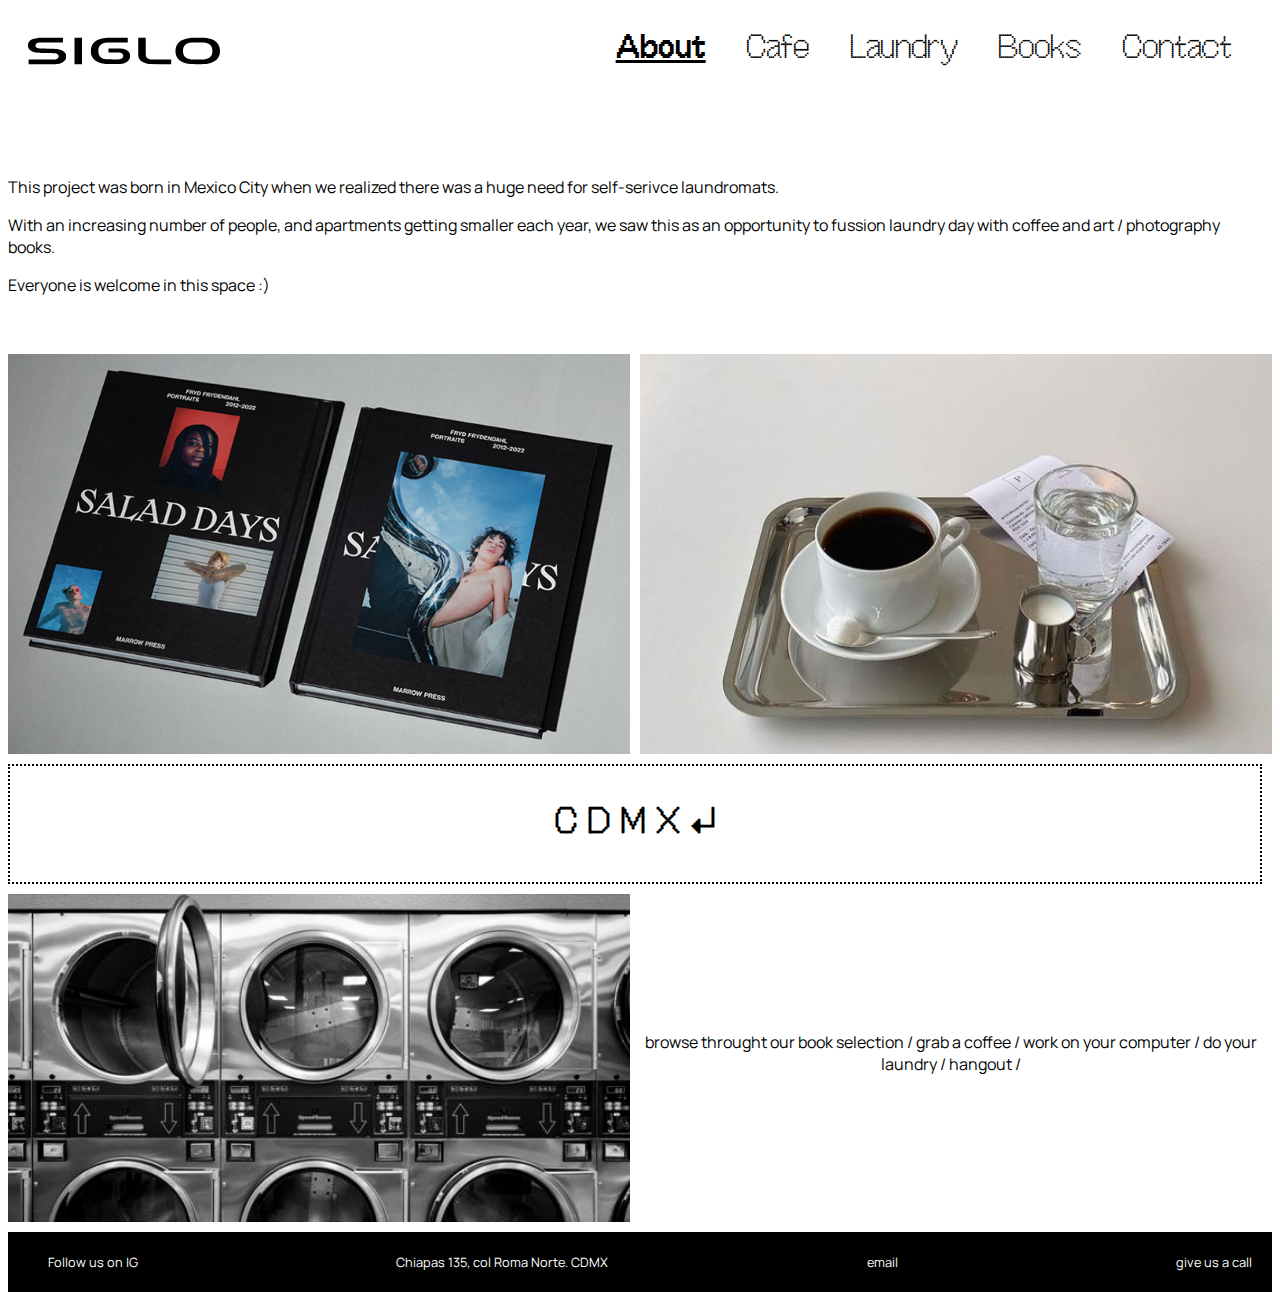
<file: about.html>
<!DOCTYPE html>
<html lang="en">
<head>
    <meta charset="UTF-8">
    <meta name="viewport" content="width=device-width, initial-scale=1.0">
    <title>About</title>
            <!--fonts-->
            <link rel="preconnect" href="https://fonts.googleapis.com">
            <link rel="preconnect" href="https://fonts.gstatic.com" crossorigin>
            <link href="https://fonts.googleapis.com/css2?family=Manrope:wght@200..800&display=swap" rel="stylesheet">
            
    <link rel="stylesheet" href="styles.css">
</head>
<body>
<!--HEADER WITH NAVIGATION MOBILE-->

<header>
    <div class="nav">
    <a href="/index.html"><img id="logo" src="/docs/assets/images/icons/Recurso 1 1 (Traced).svg" alt="Siglo logo"></a>
    <a href="/menu.html"><img id="menu" src="/docs/assets/images/icons/mi_menu.svg" alt="sandwich menu"></a>
</div>
</header>

<!--HEADER WITH NAVIGATION MOBILE END-->

<!--------HEADER WITH NAVIGATION DESKTOP------>

<header>
    <div class="navdesk">
        <a href="/index.html"><img id="logo" src="/docs/assets/images/icons/Recurso 1 1 (Traced).svg" alt="Siglo logo"></a>
        <ul>
            <li id="select-about"><a href="/about.html">About</a></li>
            <li> <a href="/cafe.html">Cafe</a></li>
            <li> <a href="/laundry.html">Laundry </a></li>
            <li> <a href="/books.html"> Books</a></li>
            <li> <a href="/contact.html">Contact</a></li>
        </ul>
    </div>
</header>


<!--------HEADER WITH NAVIGATION DESKTOP END--------->

<!-------CONTENT------>

<div class="containerabout">
    <div class="about atitle"> <h2> ABOUT US</h2></div>
    <div class="about atext1"> <p> This project was born in Mexico City when we realized there was a huge need for self-serivce laundromats.</p>
    <p> With an increasing number of people, and apartments getting smaller each year, we saw this as an opportunity to fussion laundry day with coffee and art / photography books.</p>
    <p> Everyone is welcome in this space :) </p> </div>
    <div class="about aimage1"> <img src="/docs/assets/images/blackbag.png" alt="coffee"></div>
    <div class="about aimage2"> <img src="/docs/assets/images/coffeeminimal.jpeg" alt="coffee minimal"></div>
    <div class="about abigtext"> <h3> C D M X  ↵  </h3></div>
    <div class="about aimage3"> <img src="/docs/assets/images/washingmachine.png" alt=""></div>
    <div class="about atext2"> <p> browse throught our book selection / grab a coffee / work on your computer / do your laundry / hangout / </p></div>
    <div class="about ainfo">
        <p> Chiapas 135, col Roma Norte, CDMX</p><br>
    </div>
    <div class=" about asocials">
        <ul>
        <a href="mailto:valevelapra@gmail.com">Email Us</a>
        <a href="https://www.google.com/url?sa=t&source=web&rct=j&opi=89978449&url=https://www.instagram.com/salssav/">Instagram</a>
        <a href="tel:+525576484470">Call Us</a>
    </ul>
    </div>
       <!-------FOOTER DESKTOP------>
       <div class="footerdesk">
        <ul>
            <li class="item ig">Follow us on IG</li>
            <li class="item ady">Chiapas 135, col Roma Norte. CDMX</li>
            <li class="item mail"> <a href="mailto:valevelapra@gmail.com">email</a></li>
            <li class="item phone"> <a href="tel:+525576484470">give us a call</a></li>
        </ul>
    </div>

</div>

 <!-------FOOTER MOBILE------>


</body>
</html>
</file>
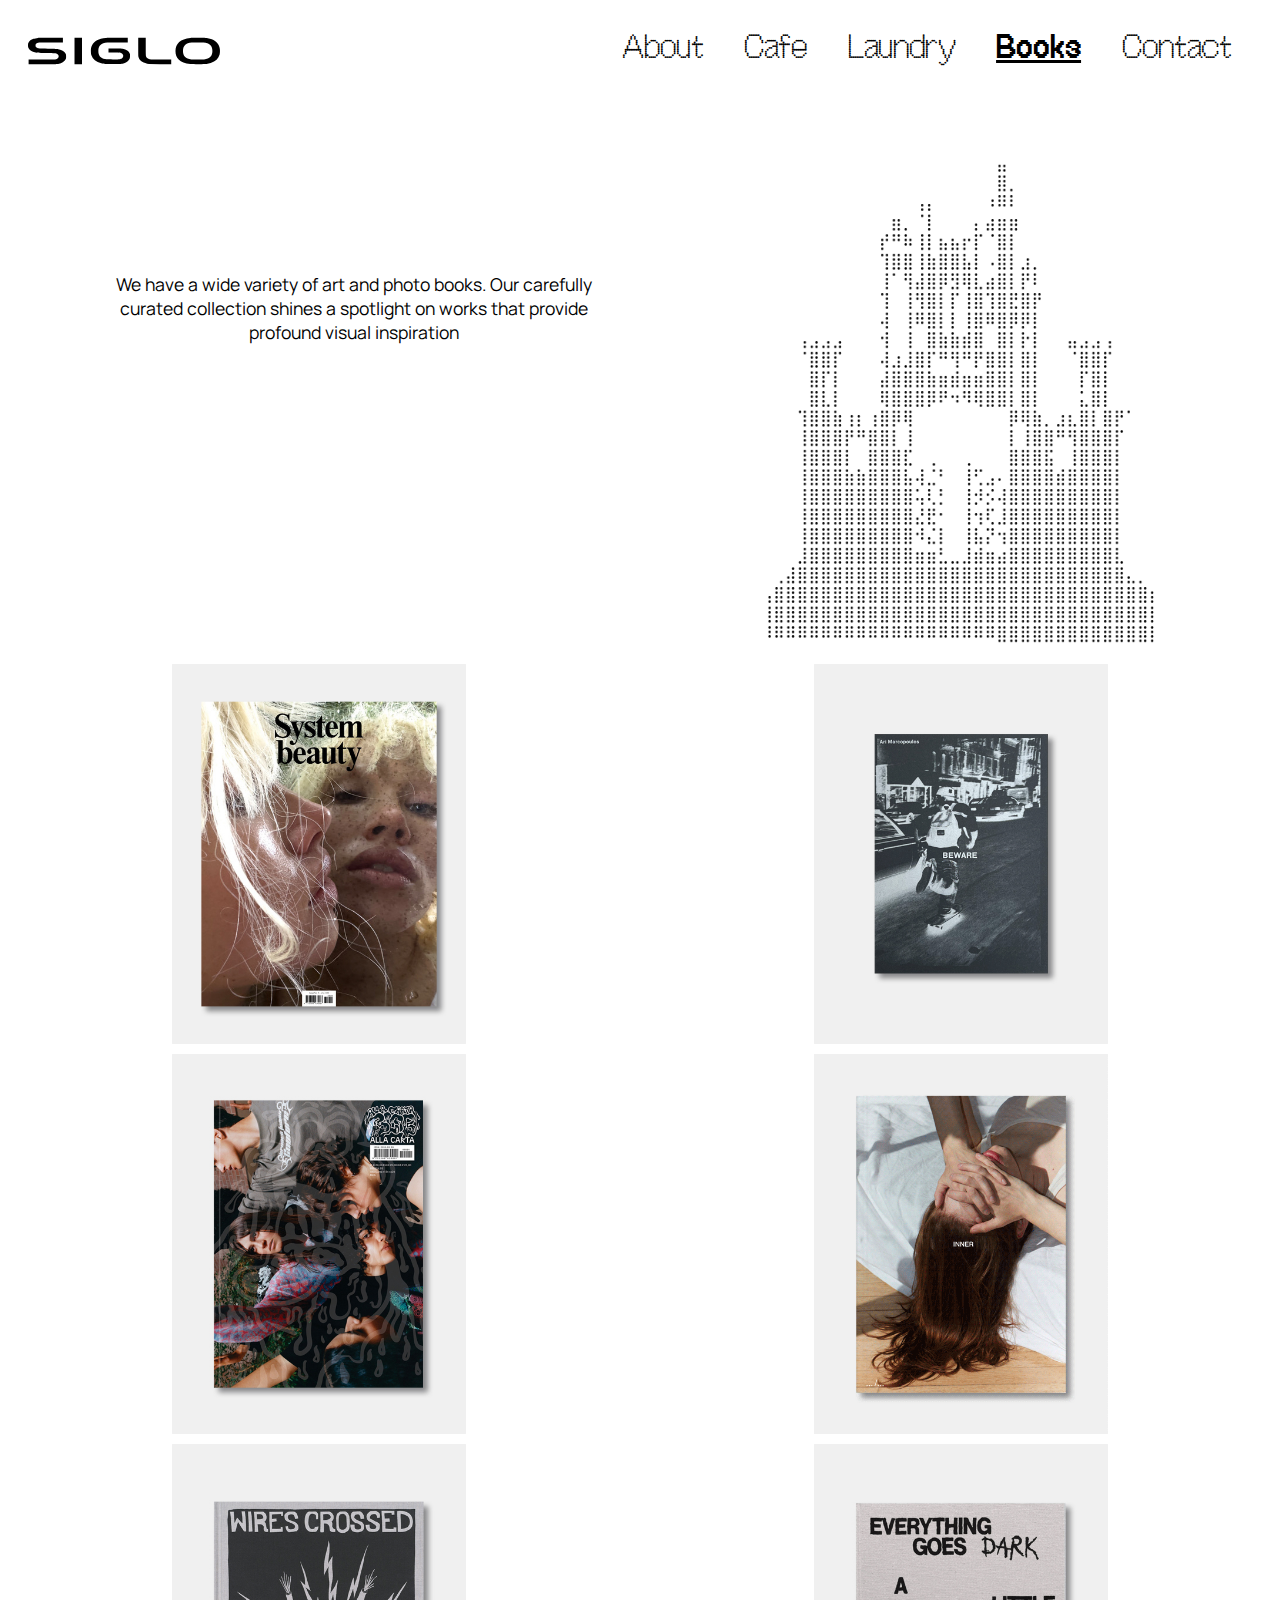
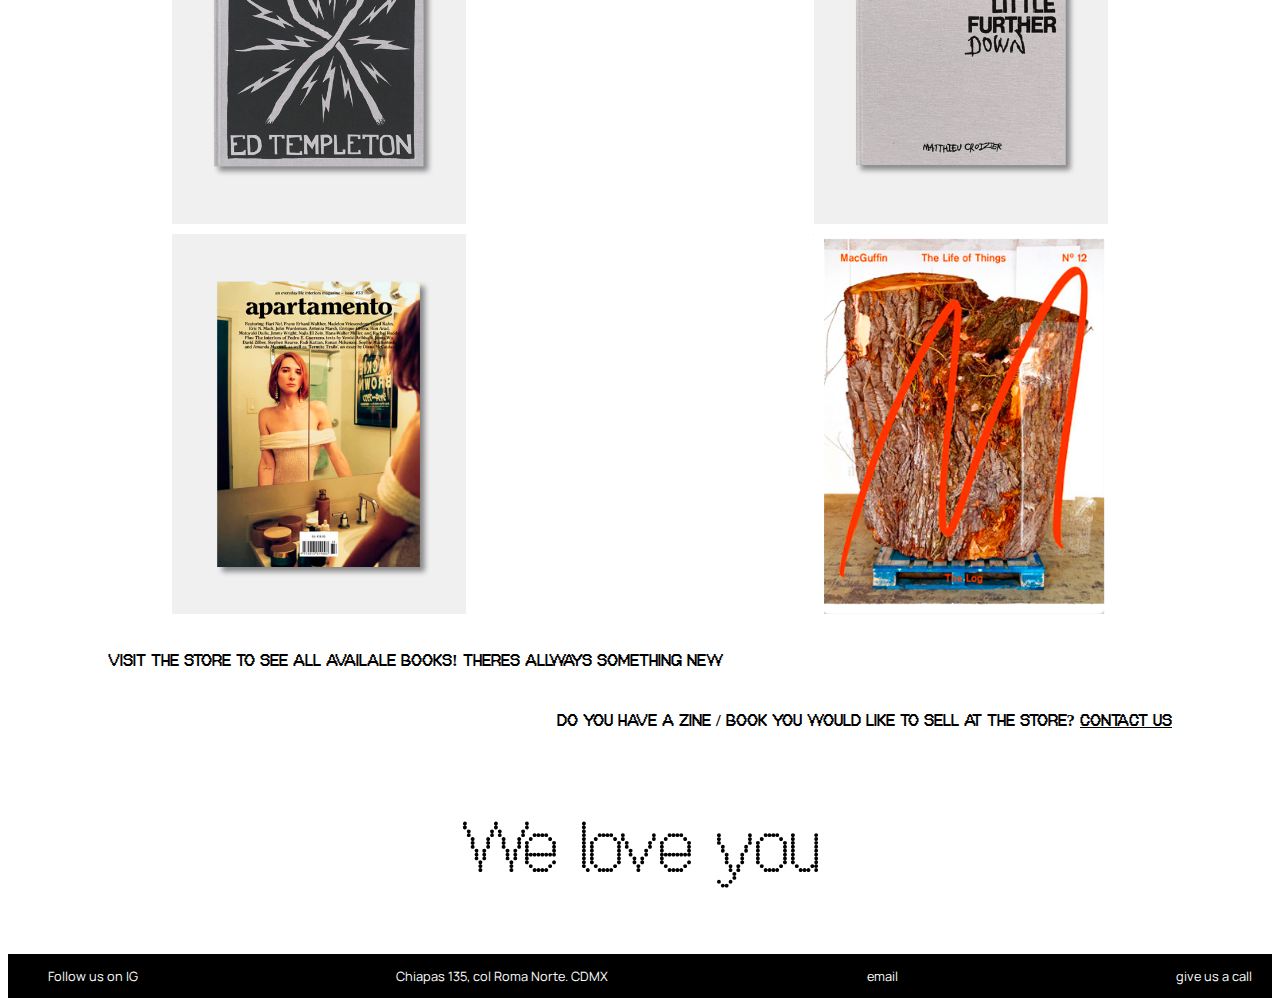
<file: books.html>
<!DOCTYPE html>
<html lang="en">
<head>
    <meta charset="UTF-8">
    <meta name="viewport" content="width=device-width, initial-scale=1.0">
    <title>Books</title>
            <!--fonts-->
            <link rel="preconnect" href="https://fonts.googleapis.com">
            <link rel="preconnect" href="https://fonts.gstatic.com" crossorigin>
            <link href="https://fonts.googleapis.com/css2?family=Manrope:wght@200..800&display=swap" rel="stylesheet">
            
    <link rel="stylesheet" href="/styles.css">
</head>
<body>
<!--HEADER WITH NAVIGATION MOBILE-->

<header>
    <div class="nav">
    <a href="/index.html"><img id="logo" src="/docs/assets/images/icons/Recurso 1 1 (Traced).svg" alt="Siglo logo"></a>
    <a href="/menu.html"><img id="menu" src="/docs/assets/images/icons/mi_menu.svg" alt="sandwich menu"></a>
</div>
</header>

<!--HEADER WITH NAVIGATION MOBILE END-->

<!--------HEADER WITH NAVIGATION DESKTOP------>

<header>
    <div class="navdesk">
        <a href="/index.html"><img id="logo" src="/docs/assets/images/icons/Recurso 1 1 (Traced).svg" alt="Siglo logo"></a>
        <ul>
            <li> <a href="/about.html">About</a></li>
            <li> <a href="/cafe.html">Cafe</a></li>
            <li> <a href="/laundry.html">Laundry </a></li>
            <li id="select-books"><a href="/books.html"> Books</a></li>
            <li> <a href="/contact.html">Contact</a></li>
        </ul>
    </div>
</header>


<!--------HEADER WITH NAVIGATION DESKTOP END--------->

<!-------CONTENT------>

<div class="containerbooks">
    <div class="books btitle"> <h2>BOOKS</h2></div>
    <div class="books btext1"> <p>We have a wide variety of art and photo books. Our carefully curated collection shines a spotlight on works that provide profound visual inspiration</p></div>
    <div class="books brose"> <img src="/docs/assets/images/roseassci.png" alt="rose assci"> </div>
    <div class="books bcastle"><img src="/docs/assets/images/castleassci.png" alt="castle assci"> </div>
    <div class="books book1"> <img src="/docs/assets/images/bookcover1.jpg" alt="System Beauty"> </div>
    <div class="books book2"> <img src="/docs/assets/images/bookcover2.jpg" alt="Ari Marcoupolos"> </div>
    <div class="books book3"> <img src="/docs/assets/images/bookcover3.jpg" alt="alla carta"> </div>
    <div class="books book4"> <img src="/docs/assets/images/bookcover4.jpg" alt="apartamaneto"> </div>
    <div class="books book5"> <img src="/docs/assets/images/bookcover5.jpg" alt="Ed Templeton"> </div>
    <div class="books book6"> <img src="/docs/assets/images/bookcover6.jpg" alt="Everything Goes Dark"> </div>
    <div class="books book7"> <img src="/docs/assets/images/bookcover7 copy.gif" alt="INNER"></div> 
    <div class="books book8"> <img src="/docs/assets/images/bookcover.png"></div>
    <div class="book btext2"> <h3>VISIT THE STORE TO SEE ALL AVAILALE BOOKS! THERES ALLWAYS SOMETHING NEW</h3> </div>
    <div class="book btext3"> <h3> DO YOU HAVE A ZINE / BOOK YOU WOULD LIKE TO SELL AT THE STORE? <a href="mailto:valevelapra@gmail.com">CONTACT US</a></h3></div>
    <div class="book bbigtext"> <p>We love you</p></div>
    <div class="footerbooks"> <p>Follow us on IG</p></div>
                   <!-------FOOTER DESKTOP------>
                   <div class="footerdesk-books">
                    <ul>
                        <li class="item ig">Follow us on IG</li>
                        <li class="item ady">Chiapas 135, col Roma Norte. CDMX</li>
                        <li class="item mail"> <a href="mailto:valevelapra@gmail.com">email</a></li>
                        <li class="item phone"> <a href="tel:+525576484470">give us a call</a></li>
                    </ul>
                </div>    
    
</div>

</body>
</file>
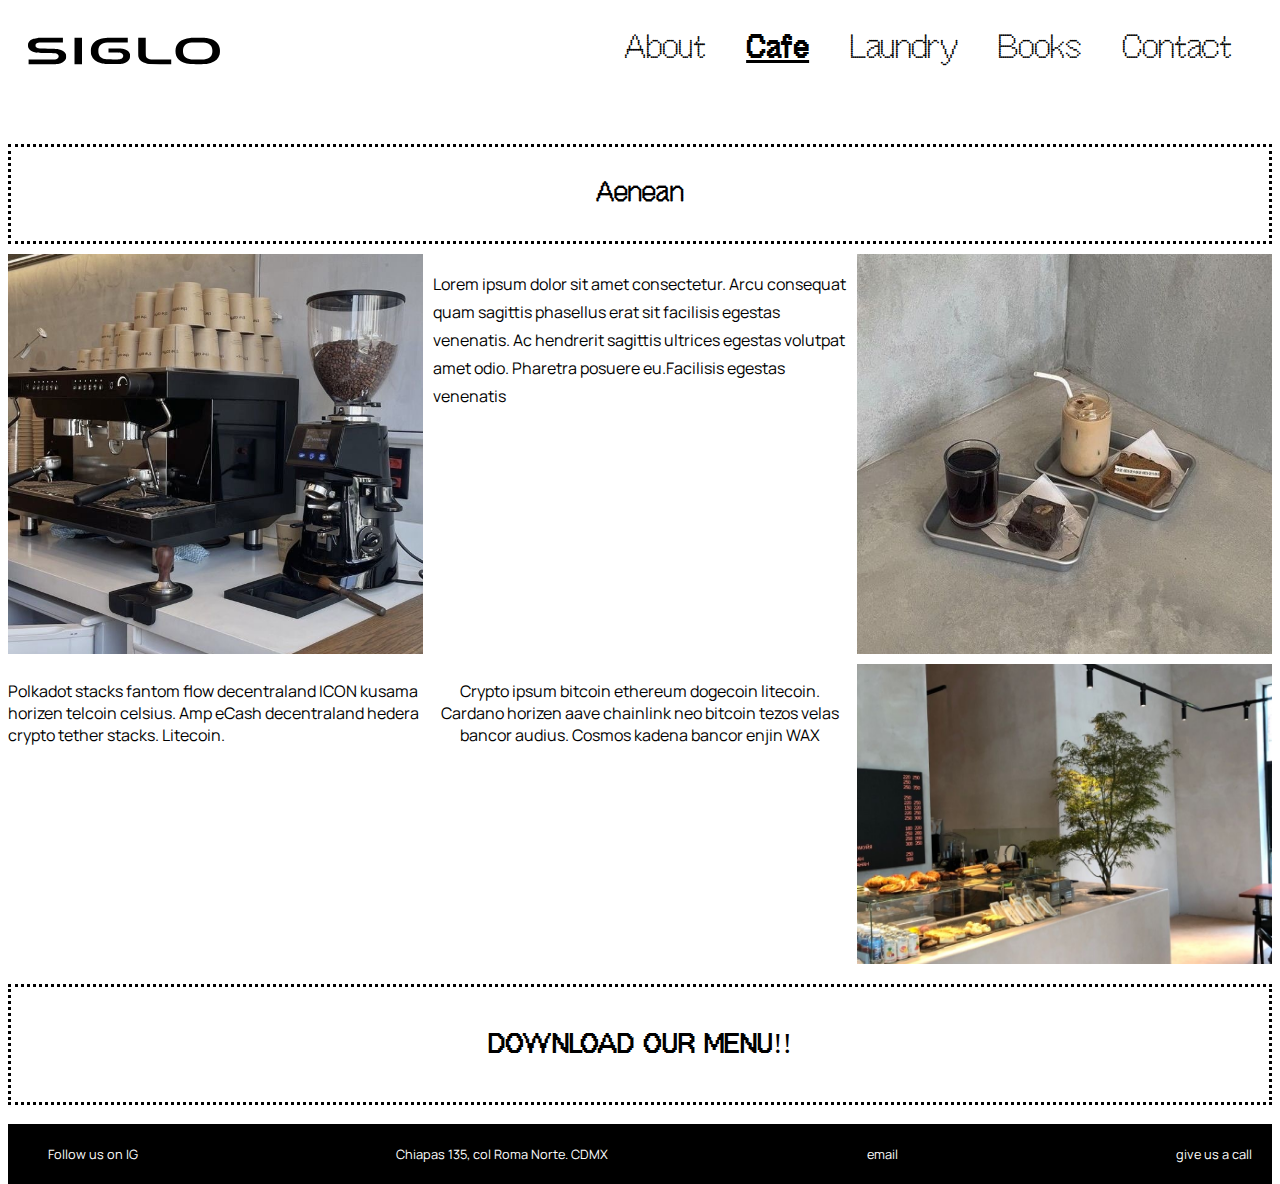
<file: cafe.html>
<!DOCTYPE html>
<html lang="en">
<head>
    <meta charset="UTF-8">
    <meta name="viewport" content="width=device-width, initial-scale=1.0">
    <title>Cafe</title>
        <!--fonts-->
        <link rel="preconnect" href="https://fonts.googleapis.com">
<link rel="preconnect" href="https://fonts.gstatic.com" crossorigin>
<link href="https://fonts.googleapis.com/css2?family=Manrope:wght@200..800&display=swap" rel="stylesheet">
    <link rel="stylesheet" href="/styles.css">
    <link rel="icon" href="/docs/assets/images/icons/Recurso 1 1 (Traced).svg" type="image/x-icon"/>
</head>

<body>
<!--HEADER WITH NAVIGATION MOBILE-->

    <header>
        <div class="nav">
        <a href="/index.html"><img id="logo" src="/docs/assets/images/icons/Recurso 1 1 (Traced).svg" alt="Siglo logo"></a>
        <a href="/menu.html"><img id="menu" src="/docs/assets/images/icons/mi_menu.svg" alt="sandwich menu"></a>
    </div>
    </header>

    <!--HEADER WITH NAVIGATION MOBILE END-->
<!--------HEADER WITH NAVIGATION DESKTOP------>

<header>
    <div class="navdesk">
        <a href="./index.html"><img id="logo" src="/docs/assets/images/icons/Recurso 1 1 (Traced).svg" alt="Siglo logo"></a>
        <ul>
            <li> <a href="/about.html">About</a></li>
            <li id="select-cafe"> <a href="/cafe.html">Cafe</a></li>
            <li> <a href="/laundry.html">Laundry </a></li>
            <li> <a href="/books.html"> Books</a></li>
            <li> <a href="/contact.html">Contact</a></li>
        </ul>
    </div>
</header>


<!--------HEADER WITH NAVIGATION DESKTOP END--------->

<!-------CONTENT------>
<div class="containercafe">
    <div class="cafe ctitle"> <h2> CAFE</h2></div>
    <div class="cafe cbigtext"><h3>Aenean</h3></div>
    <div class="cafe ctext1"><p>Lorem ipsum dolor sit amet consectetur. Arcu consequat quam sagittis phasellus erat sit facilisis egestas venenatis. Ac hendrerit sagittis ultrices egestas volutpat amet odio. Pharetra posuere eu.Facilisis egestas venenatis</p></div>
    <div class="cafe cimage1"> <img src="./docs/assets/images/2.JPG" alt="coffee station"></div>
    <div class="cafe cimage2"><img src="./docs/assets/images/coffeecakes.jpeg" alt="coffe & cakes"></div>
    <div class="cafe cimage3"> <img src="./docs/assets/images/1.JPG" alt="store"></div>
    <div class="cafe ctext2"><p>Polkadot stacks fantom flow decentraland ICON kusama horizen telcoin celsius. Amp eCash decentraland hedera crypto tether stacks. Litecoin.</p></div>
    <div class="cafe ctext3"><p>Crypto ipsum bitcoin ethereum dogecoin litecoin. Cardano horizen aave chainlink neo bitcoin tezos velas bancor audius. Cosmos kadena bancor enjin WAX</p></div>
    <div class="cafe cdownload"><button>DOWNLOAD OUR MENU!!</button></div>
           <!-------FOOTER DESKTOP------>
           <div class="footerdesk">
            <ul>
                <li class="item ig">Follow us on IG</li>
                <li class="item ady">Chiapas 135, col Roma Norte. CDMX</li>
                <li class="item mail"> <a href="mailto:valevelapra@gmail.com">email</a></li>
                <li class="item phone"> <a href="tel:+525576484470">give us a call</a></li>
            </ul>
        </div>    
</div>

<!-------CONTENT END------>
</file>
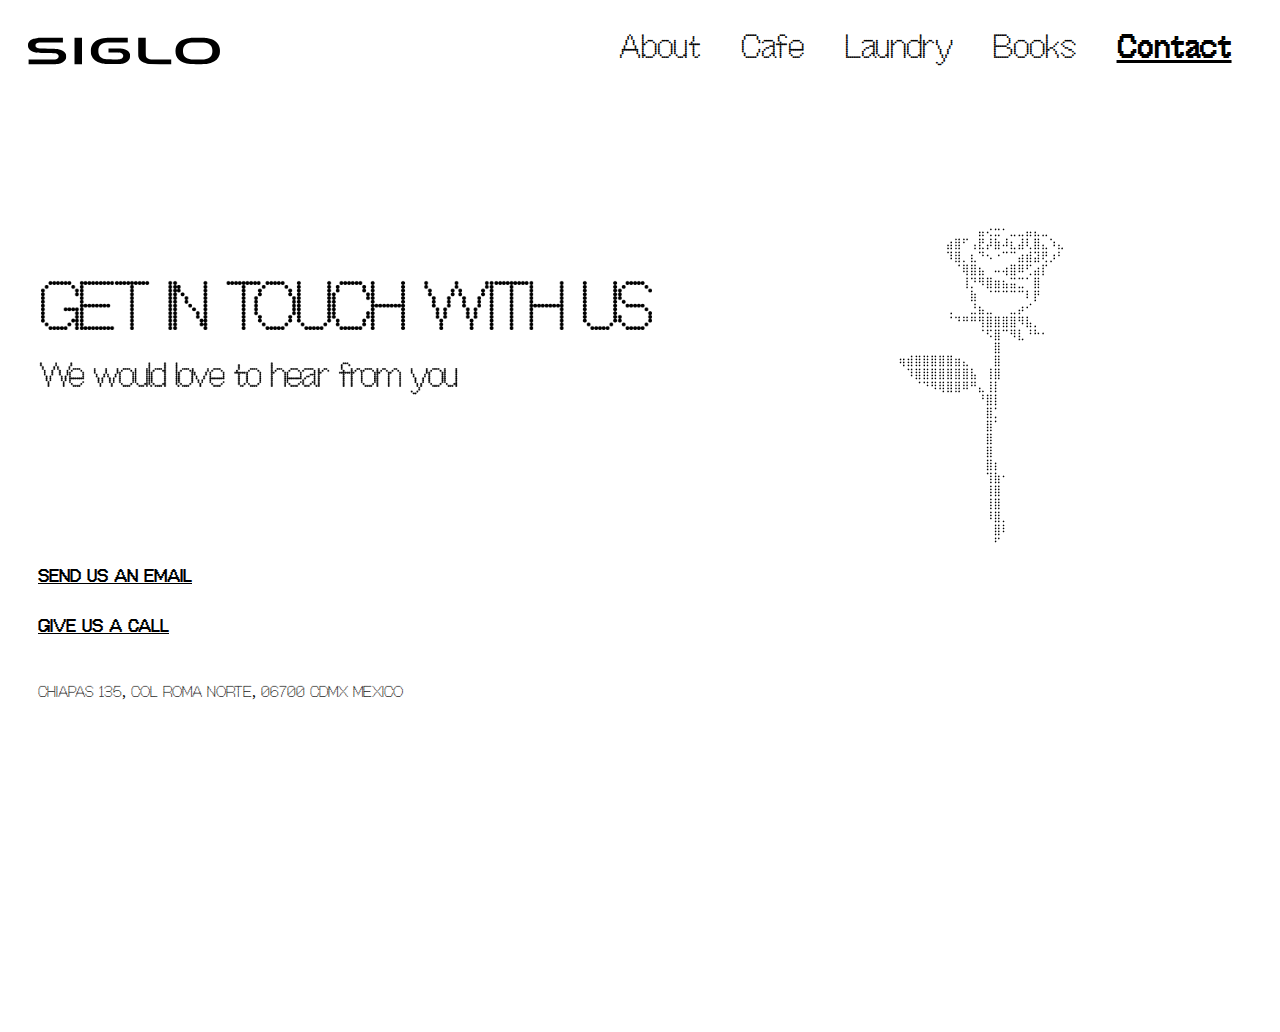
<file: contact.html>
<!DOCTYPE html>
<html lang="en">
<head>
    <meta charset="UTF-8">
    <meta name="viewport" content="width=device-width, initial-scale=1.0">
    <title>Contact</title>
        <!--fonts-->
        <link rel="preconnect" href="https://fonts.googleapis.com">
<link rel="preconnect" href="https://fonts.gstatic.com" crossorigin>
<link href="https://fonts.googleapis.com/css2?family=Manrope:wght@200..800&display=swap" rel="stylesheet">
    <link rel="stylesheet" href="styles.css">
    <link rel="icon" href="/docs/assets/images/icons/Recurso 1 1 (Traced).svg" type="image/x-icon"/>
</head>

<body>
<!--HEADER WITH NAVIGATION MOBILE-->

    <header>
        <div class="nav">
        <img id="logo" src="/docs/assets/images/icons/Recurso 1 1 (Traced).svg" alt="Siglo logo">
        <a href="./menu.html"><img id="menu" src="/docs/assets/images/icons/mi_menu.svg" alt="sandwich menu"></a>
    </div>
    </header>

    <!--HEADER WITH NAVIGATION MOBILE END-->
<!--------HEADER WITH NAVIGATION DESKTOP------>

<header>
    <div class="navdesk">
        <a href="/index.html"><img id="logo" src="/docs/assets/images/icons/Recurso 1 1 (Traced).svg" alt="Siglo logo"></a>
        <ul>
            <li> <a href="/about.html">About</a></li>
            <li> <a href="/cafe.html">Cafe</a></li>
            <li> <a href="/laundry.html">Laundry </a></li>
            <li> <a href="/books.html"> Books</a></li>
            <li id="select-contact"> <a href="/contact.html">Contact</a></li>
        </ul>
    </div>
</header>


<!--------HEADER WITH NAVIGATION DESKTOP END--------->
<!-------CONTENT------>
<div class="containercontact">
    <div class="get-in-touch"> <img src="/docs/assets/images/getintouch.jpeg"></div>
    <div class="get-in-touch-desk"> <img src="/docs/assets/images/getintouchdesk.png" alt="get in touch desk"></div>
    <div class="contact-rose"> <img src="/docs/assets/images/roseassci.png"></div>
    <div class="contact-us"> <a href="mailto:valevelapra@gmail.com">SEND US AN EMAIL</a></div>
    <div class="call-us"><a href="tel:+525576484470">GIVE US A CALL </a></div>
    <div class="contact-adress"> <p>CHIAPAS 135, COL ROMA NORTE, 06700 CDMX <br> MEXICO</p></div>    
    <!--<div class="footer-contact"> <p>Follow us on IG </p></div>-->
    
</div>

</body>
</file>
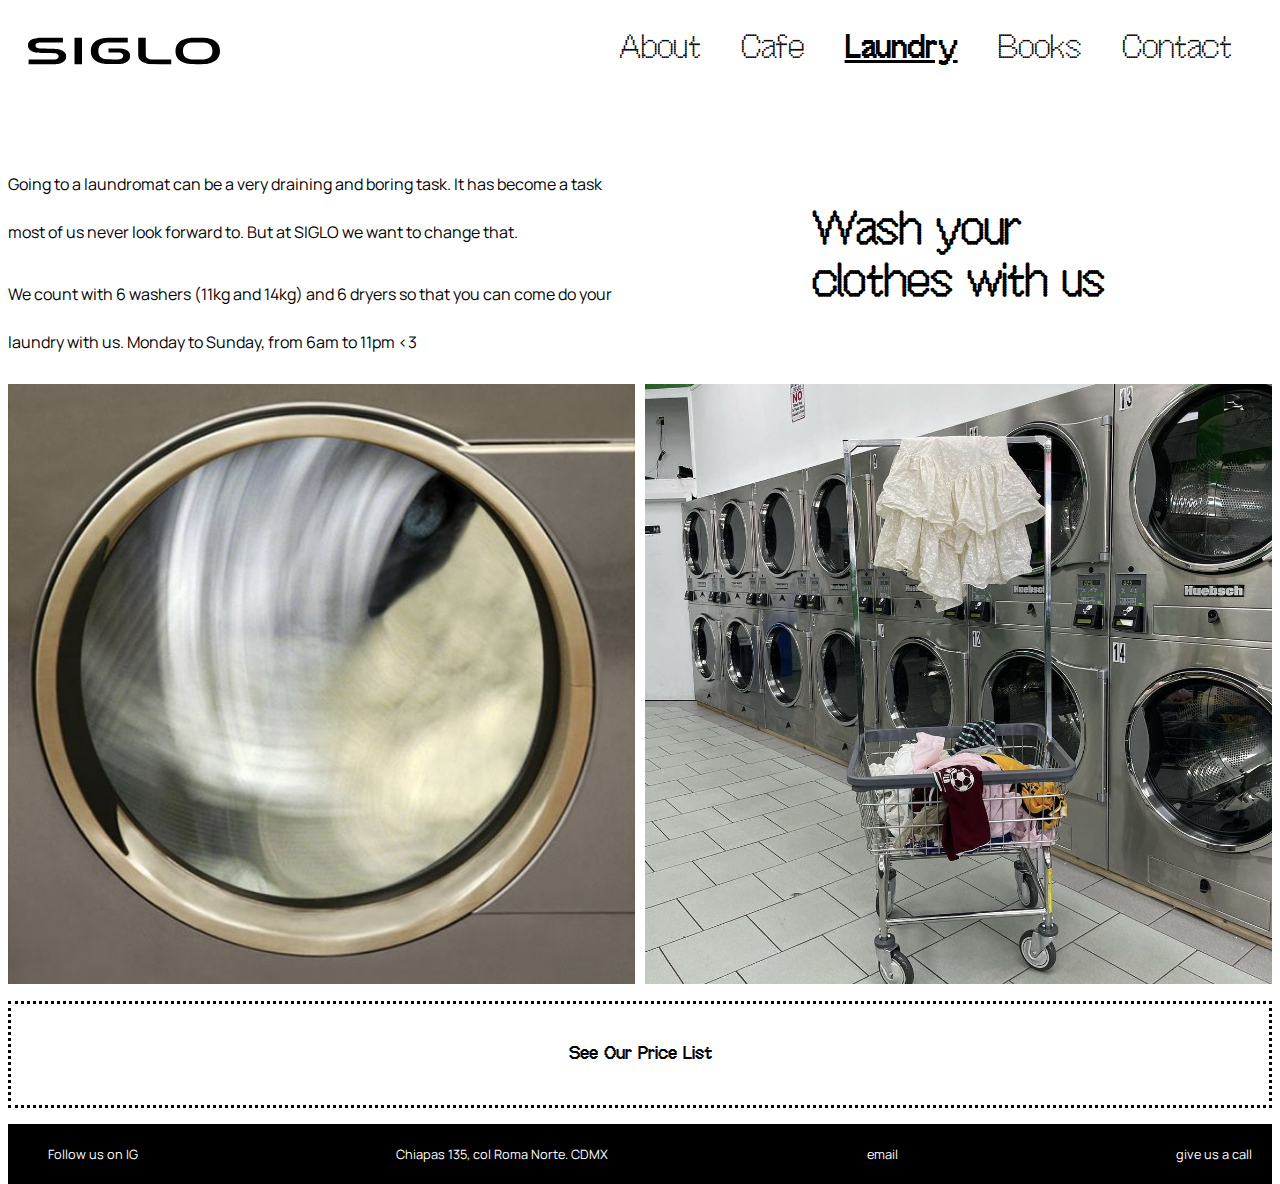
<file: laundry.html>
<!DOCTYPE html>
<html lang="en">
<head>
    <meta charset="UTF-8">
    <meta name="viewport" content="width=device-width, initial-scale=1.0">
    <title>Laundry</title>
            <!--fonts-->
            <link rel="preconnect" href="https://fonts.googleapis.com">
            <link rel="preconnect" href="https://fonts.gstatic.com" crossorigin>
            <link href="https://fonts.googleapis.com/css2?family=Manrope:wght@200..800&display=swap" rel="stylesheet">
    <link rel="stylesheet" href="styles.css">
        <!--WEB ICON-->
        <link rel="icon" href="/docs/assets/images/icons/Recurso 1 1 (Traced).svg" type="image/x-icon"/>
</head>
<body>
<!--HEADER WITH NAVIGATION MOBILE-->

<header>
    <div class="nav">
    <a href="/index.html"><img id="logo" src="/docs/assets/images/icons/Recurso 1 1 (Traced).svg" alt="Siglo logo"></a>
    <a href="/menu.html"><img id="menu" src="/docs/assets/images/icons/mi_menu.svg" alt="sandwich menu"></a>
</div>
</header>

<!--HEADER WITH NAVIGATION MOBILE END-->

<!--------HEADER WITH NAVIGATION DESKTOP------>

<header>
    <div class="navdesk">
        <a href="/index.html"><img id="logo" src="/docs/assets/images/icons/Recurso 1 1 (Traced).svg" alt="Siglo logo"></a>
        <ul>
            <li> <a href="/about.html">About</a></li>
            <li> <a href="/cafe.html">Cafe</a></li>
            <li id="select-laundry"> <a href="/laundry.html">Laundry </a></li>
            <li> <a href="/books.html"> Books</a></li>
            <li> <a href="/contact.html">Contact</a></li>
        </ul>
    </div>
</header>


<!--------HEADER WITH NAVIGATION DESKTOP END--------->

<!-------CONTENT------>

<div class="containerlaundry">
    <div class="laundry ltitle"> <h2> LAUNDRY</h2></div>
    <div class="laundry ltext1"><p> Going to a laundromat can be a very draining and boring task. It has become a task most of us never look forward to. But at SIGLO we want to change that. <br></div>
    <div class="laundry limage1"><img src="/docs/assets/images/laundrysppin1.jpeg" alt="spinning machine"></div>
    <div class="laundry limage2"><img src="/docs/assets/images/sketchlaund.jpeg" alt="sketch laundry"></div>
    <div class="laundry limage3"><img src="/docs/assets/images/yeyeye.jpeg" alt="front laundrylogo"></div>
    <div class="laundry lbigtext"><h3>Wash your <br> clothes with us</h3></div>
    <div class="laundry limage4"><img src="/docs/assets/images/4.JPG" alt="laundry cart"></div>
    <div class="laundry ltext2"><p>We count with 6 washers (11kg and 14kg) and 6 dryers so that you can come do your
        laundry with us. Monday to Sunday, from 6am to 11pm <3 </p> </div>
    <div class="laundry lbutton"><button>See Our Price List</button></div>
               <!-------FOOTER DESKTOP------>
               <div class="footerdesk-laundry">
                <ul>
                    <li class="item ig">Follow us on IG</li>
                    <li class="item ady">Chiapas 135, col Roma Norte. CDMX</li>
                    <li class="item mail"> <a href="mailto:valevelapra@gmail.com">email</a></li>
                    <li class="item phone"> <a href="tel:+525576484470">give us a call</a></li>
                </ul>
            </div>    
 </div>
</body>
</file>
<file: styles.css>
/*FONTS LINKS*/

@font-face {
    font-family:"OffBit Bold";
    src: url(/docs/assets/fonts/OffBitTrial-Bold\ copy.ttf);
}

@font-face {
    font-family:"OffBit Trial";
    src: url(/docs/assets/fonts/OffBitTrial-Dot\ copy.ttf);
}

/* GENERAL */ /* GENERAL */ /* GENERAL */ /* GENERAL */ /* GENERAL */ /* GENERAL */ /* GENERAL */ /* GENERAL */ /* GENERAL */ /* GENERAL */


h1 h2 h3{
    font-family: "OffBit Trial" ;
}

/* MOBILE */ /* MOBILE */ /* MOBILE */ /* MOBILE */ /* MOBILE */ /* MOBILE */ /* MOBILE */ /* MOBILE */ /* MOBILE */ /* MOBILE */

/*-------HEADING-----------*/
.nav{
position:fixed;
float:top;
background-color: white;
display: flex;
height: fit-content;
top:0;
margin: 0;
padding: 0;
width: 100%;
justify-content: space-between ;
}

.navdesk{
    display: none;
    
}

/*------LOGO HEADING---------*/
#logo{
    width: 12rem;
}
a #logo{
    margin-top:10px;
}

#menu{
    width:3rem;
    padding-right: 10px;
}

#close{
    width:3rem;
    padding-right: 10px;
}
    /* INDEX */ /* INDEX */ /* INDEX */ /* INDEX */ /* INDEX */ /* INDEX */ /* INDEX */ /* INDEX */

/*---------CONTAINER CONTENT---------*/

    /*Container general*/

    .container{
    display:grid;
    height: 100%;
    width: 100%;
    row-gap: 10px;
    column-gap: 10px;
    margin-top:20px;
    padding: 0%;
    grid-template-columns: 1fr 1fr ;
    grid-template-rows: 0.2f 1fr 1fr 1fr 1fr  1fr 0.2fr;
    }

.photo1{
    grid-area: 2 / 1 / 4 / 4;
    }
    .photo1 img{
        height:100%;
        width:100%;
        object-fit: cover;
    }

    .text-left{

    grid-area: 4 / 1 / 6 / 2 ;
    font-family: "Manrope";
    font-size: 1.5rem;
    }

.photo2{
    grid-area: 4 / 2 / 5 / 4;
    }
    .photo2 img{
    height:100%;
    width:100%;
    object-fit: cover;
    }
    
 .photo3{
        grid-area: 5 / 2 / 5 / 4;
    }
    .photo3 img{
    height:100%;
    width:100%;
    object-fit: cover;
    }
   

    .big-text{
    justify-content: center;
    align-items: center;
    text-align: center;
    grid-area: 6 / 1 / 7 / 4;
    font-family: "OffBit Trial";
    font-style: normal;
    font-size: 3rem;
    font-weight: 400;
}
.big-text h3{
    border: 3px dotted black;
    padding:10%;
    }
    .big-text h3:hover{
        border: 3px solid black;
    
    }
.big-text a{
    text-decoration: none;
    color: black;
}

/*---------FOOTER---------*/

.footerdesk{
    display:none;
}

.footer{
    background-color: black;
    display: flex;
    justify-content:center;
    align-items: center;
    font-family: "Manrope";
    color:white;
    bottom:0;
    width:100%;
    grid-area: 7 / 1 / 7 / 4;
}

    /* MENU */ /* MENU */ /* MENU */ /* MENU */ /* MENU */ /* MENU */ /* MENU */ /* MENU */

.containermenu{
    display:grid;
    overflow-y: scroll;
    height: 100vh;
    width: 100%;
    row-gap: 10px;
    column-gap: 10px;
    padding: 0%;
    grid-template-columns: 1fr 1fr;
    /*grid-template-rows: 1fr 1fr 1fr 1fr  1fr;*/
}

    .menu{
        display: flex;
        justify-content: center;
        align-items: center;
        border-bottom: 2px solid black;

    }

    .containermenu a{
        font-family:"OffBit Bold";
        color:black;
        text-decoration: none;
        font-size:2rem;
    }

    .menu a:active{
        text-decoration: underline;
    }
    
.item1{
    grid-area: 1 / 1 / 2 / 3 ;
}

.item2{

    grid-area: 2 / 1 / 3 / 3;
}

.item3{
    grid-area: 3 / 1 / 4 / 3;

}

.item4{
    grid-area: 4 / 1 / 5 / 3; 
}

.item5{
    grid-area: 5 / 1 / 6 / 3; 
}

    /* ABOUT */ /* ABOUT */ /* ABOUT */ /* ABOUT */ /* ABOUT */ /* ABOUT */ /* ABOUT */ /* ABOUT */
/*-------CONTAINER-----------*/
    .containerabout{
        display:grid;
        height: 100vh;
        width: 100%;
        row-gap: 10px;
        column-gap: 10px;
        margin-top:60px;
        padding: 0%;
        grid-template-columns: 1fr 1fr;
        grid-template-rows: .5fr 2fr 2fr 1fr  2fr 1fr 4fr; }

    .atitle{
        display: flex;
        justify-content: center;
        align-items: center;
        font-family: "OffBit Bold";
        font-size: 1rem;
        grid-area: 1 / 1 / 2 / 3;
    }

    .atext1{
        grid-area: 2 / 1 / 4 / 2;
        overflow:scroll;
        font-family: "Manrope";
    }
    .atext1 p{
        margin-top:0
    }

    .aimage1{
        grid-area: 2 / 2 / 3 / 3;
    }
    .aimage1 img{
        height:100%;
        width:100%;
        object-fit: cover;
    }

    .aimage2{
        background-color: burlywood;
        grid-area: 3 / 2 / 4 / 3;
    }
    .aimage2 img{
        height:100%;
        width:100%;
        object-fit: cover;
    }

    .abigtext{
        display: flex;
        justify-content: center;
        align-items: center;
        overflow: none;

        font-family: "OffBit Trial";
        font-size:2rem;
        border: 2px dotted black;

        grid-area: 4 / 1 / 5 / 3 ;
    }

    .aimage3{
        grid-area: 5 / 1 / 6 / 3 ;
    }
    .aimage3 img{
        height: 100%;
        width: 100%;
        object-fit:cover;
        overflow: none;
    }

    .atext2{
        display: flex;
        align-items: center;
        justify-content: center;
        font-family: "Manrope";

        grid-area: 6 / 1 / 7 / 3 ;

        text-align: center;
        margin-bottom: 10px;
    }

    .atext2 p{
        margin:0;
        font-family: "Manrope";

    }

    .ainfo{
        grid-area: 7 / 1 / 8 / 2 ;
        font-family: "Manrope";

        display: flex;
        justify-content:space-around;
        align-items: center;
        border: 2px dotted black;


    }
    .ainfo p{
        text-align: center;
    }

    .asocials{
        grid-area: 7 / 2 / 8 / 3;

        display: flex;
        justify-content: center;
        align-items: center;
        border: 2px dotted black;
    }
    .asocials a{
        text-decoration:underline;
        color: black;
        font-family: "Manrope";
    }
    .asocials a:active{
        font-weight: 600;
    }
    .asocials ul{
        display: flex;
        flex-direction: column;
        text-align: center;
        justify-content: center;
        align-items: center;
        padding: 0;
    }

/*-------footer-----------*/
.footer{
    position: bottom;
    overflow: none;
}
    /* CAFE */ /* CAFE */ /* CAFE */ /* CAFE */ /* CAFE */ /* CAFE */ /* CAFE */ /* CAFE */

    .containercafe{
        display: grid;
        height:100vh;
        width:100%;
        row-gap: 10px;
        column-gap: 10px;
        margin-top: 60px;
        padding:0%;
        grid-template-columns: 1fr 1fr ;
        grid-template-rows: .5fr 3fr 3fr 2fr 3fr 4fr 2fr;
    }

    .ctitle{
        display: flex;
        justify-content: center;
        align-items: center;
        grid-area: 1 / 1 / 2 / 3;
        font-family: "OffBit Bold";
        font-size: 1rem;
    }

    .cbigtext{
        grid-area: 2 / 1 / 3 / 3;

        display: flex;
        justify-content: center;
        align-items: center;
        font-family: "OffBit Trial";
        font-size: 1.5rem;
        border: 3px dotted black;
    }
    .ctext1{
        grid-area: 3 / 1 / 4 / 3;
        font-family: "Manrope";

    }

    .cimage1{
        grid-area: 4 / 1 / 5 / 2; 
        height:200px;
    }
        .cimage1 img{
        height: 100%;
        width: 100%;
        object-fit: cover;
        }

    .cimage2{
        grid-area: 4 / 2 / 5 / 3;
        height:200px;
        
    }
        .cimage2 img{
            height: 100%;
            width: 100%;
            object-fit:cover;
        }

    .cimage3{
        grid-area: 5 / 1 / 6 / 3;
        height:400px;
    }
        .cimage3 img{
            height: 100%;
            width: 100%;
            object-fit: cover;
        }

    .ctext2{
        grid-area: 6 / 1 / 7 / 2;
        float:top;
        font-family: "Manrope";
    }

    .ctext3{
        grid-area: 6 / 2 / 7 / 3;
        text-align:right;
        font-family: "Manrope";
    }
    .cdownload{
        grid-area: 7 / 1 / 8 / 3 ;

        display: flex;
        justify-content: center;
        align-items: center;
    }
        .cdownload button{
            font-family:"OffBit Bold";
            font-size: 1.8rem;
            width:100%;
            border: 3px dotted black;
            background-color: white;
            padding: 40px;
        }
        .cdownload button:hover{
            text-decoration: underline;
            border: 3px solid black;
        }
        .cdownload button:active{
            text-decoration: underline;
            border: 3px solid black;
        }


   /* LAUNDRY */ /* LAUNDRY */ /* LAUNDRY */ /* LAUNDRY */ /* LAUNDRY */ /* LAUNDRY */ /* LAUNDRY */ /* LAUNDRY */

   .containerlaundry{
    display: grid;
    height:100vh;
    width:100%;
    row-gap: 10px;
    column-gap: 10px;
    margin-top: 60px;
    padding:0%;
    grid-template-columns: 1fr 1fr ;
    grid-template-rows: .5fr 2fr 3fr 2fr 3fr 4fr .8fr;
   }

   .ltitle{
    grid-area: 1 / 1 / 2 / 3;
    display:flex;
    justify-content: center;
    align-items: center;
    font-family: "OffBit Bold";
    font-size: 1rem;
   }

   .ltext1{
    grid-area: 2 / 1 / 3 / 3;
    font-family: "Manrope";
   }
   
   .limage1{
    display:flex;
    grid-area: 3 / 1 / 4 / 3;
   }
    .limage1 img{
        width:100%;
        height:100%;
        object-fit:cover;
    }

   .limage2{
    grid-area: 4 / 1 / 5 / 2;

   }
    .limage2 img{
        width:100%;
        height:100%;
        object-fit: cover;
    }

   .limage3{
    grid-area: 4 / 2 / 5 / 3 ;
   }
    .limage3 img{
        width:100%;
        height:100%;
        object-fit: cover;
        object-position: -90px;
    }

   .lbigtext{
    grid-area: 5 / 1 / 6 / 3;

    font-family: "OffBit Trial";
    font-size: 2.5rem;
   }

   .limage4{
    background-color: lightgray;
    grid-area: 6 / 1 / 7 / 2;
   }
    .limage4 img{
        width:100%;
        height:100%;
        object-fit:fill;
    }

   .ltext2{
    grid-area: 6 / 2 / 7 / 3;

    display:flex;
    flex-direction: column;
    font-family: "Manrope";


    margin:none;
    padding:none;
   }
   .ltext2 p{
    margin:none;
    padding:none;
   }

   .lbutton{
    grid-area: 7 / 1 / 8 / 3;

    display:flex;
    justify-content: center;
    align-items: center;

   }
   .lbutton button{
    font-family:"OffBit Bold";
    font-size: 1.2rem;
    width:100%;
    border: 3px dotted black;
    background-color: white;
    padding: 40px;
   }
   .lbutton button:hover{
    text-decoration: underline;
    border: 3px solid black;
   }

   .lbutton button:active{
    text-decoration: underline;
    border: 3px solid black;
   }

   .footerdesk-laundry{ display:none;}


   /* BOOKS */ /* BOOKS */ /* BOOKS */ /* BOOKS */ /* BOOKS */ /* BOOKS */ /* BOOKS */ /* BOOKS */

   .containerbooks{
    display: grid;
    grid-area: 1 / 1 / 2 / 3;
    height:100vh;
    width:100%;
    row-gap: 10px;
    column-gap: 20px;
    margin-top: 60px;
    grid-template-columns: 1fr 1fr ;
    grid-template-rows: .5fr 300px 180px 180px 180px 180px 60px 60px 180px 5fr 80px;
   }

   .bcastle{display: none;}
   .footerdesk-books{display:none;}

   .btitle{
    grid-area: 1 / 1 / 2 / 3;
    display:flex;
    justify-content: center;
    align-items: center;
    font-family: "OffBit Bold";
    font-size: 1rem;
   }

   .btext1{
    grid-area: 2 / 1 / 3 / 2;
    padding-left:30px;
    padding-right:30px;
    font-family: "Manrope";
    overflow:scroll;
   }

   .brose{
    grid-area: 2 / 2 / 3 / 3;
   }
   .brose img{
    width:100%;
    height:100%;
    object-fit: contain;
   }

   .book1{
    grid-area: 3 / 1 / 4 / 2;
   }
   .book1 img{
    width:100%;
    height:100%;
    object-fit:contain;    
   }

   .book2{
    grid-area: 3 / 2 / 4 / 3;
   }
   .book2 img{
    width:100%;
    height:100%;
    object-fit:contain;    
   }

   .book3{
    grid-area: 4 / 1 / 5 / 2;
   }
   .book3 img{
    width:100%;
    height:100%;
    object-fit:contain;
   }

   .book7{
    grid-area: 4 / 2 / 5 / 3;
   }
   .book7 img{
    width:100%;
    height:100%;
    object-fit:contain;    
   }

   .book5{
    grid-area: 5 / 1 / 6 / 2;
   }
   .book5 img{
    width:100%;
    height:100%;
    object-fit:contain;    
   }

   .book6{
    grid-area: 5 / 2 / 6 / 3;
   }
   .book6 img{
    width:100%;
    height:100%;
    object-fit:contain;    
   }

   .book4{
    grid-area: 6 / 1 / 7 / 2;
   }
   .book4 img{
    width:100%;
    height:100%;
    object-fit:contain;    
   }

   .book8{
    grid-area: 6 / 2 / 7 / 3;
   }
   .book8 img{
    width:100%;
    height:100%;
    object-fit:contain;    
   }

   .btext2{
    grid-area: 7 / 1 / 8 / 3;
    font-family:"OffBit Bold";
    font-size: .9rem;
    padding:none;
    margin:none;
   }

   .btext3{
    font-family:"OffBit Bold";
    font-size: .9rem;
    grid-area: 8 / 1 / 9 / 3;
    padding:none;
    margin:none;
    text-align:right;
   }
   .btext3 a{
    text-decoration: underline;
    color:black;
   }
   .btext a :active{
    text-decoration: none;
    color:blue;
   }

   .bbigtext{
    grid-area: 9 / 1 / 10 / 3;
    display: flex;
    justify-content: center;
    align-items: center;
    font-family: "OffBit Trial";
    font-size:4.5rem;
   }

   .footerbooks{
    grid-area: 10 / 1 / 11 / 3;
    
    background-color: black;
    display: flex;
    justify-content:center;
    align-items: center;
    font-family: "Manrope";
    color:white;
    bottom:0;
    width:100%;
   }



   /* CONTACT */ /* CONTACT */ /* CONTACT */ /* CONTACT */ /* CONTACT */ /* CONTACT */ /* CONTACT */ /* CONTACT */


   .containercontact{
    display: grid;
    height:100vh;
    width:100%;
    row-gap: 10px;
    column-gap: 10px;
    margin-top: 40px;
    padding:0%;
    grid-template-columns: 1fr 1fr ;
    grid-template-rows: .5fr 5fr 5fr 4fr .8fr;
   }

.get-in-touch-desk{ display:none}
.get-in-touch{
    grid-area: 1 / 1 / 2 / 3;
    display: flex;
    justify-content: center;
    align-items: center;
    padding-top: 80px;
    padding-bottom: 40px;
    padding:none;

}

.get-in-touch img{
    width:400px;
}

.contact-us{
    grid-area: 2 / 1 / 3 / 3;
    display: flex;
    justify-content: center;
    align-items: center;
    font-family: "OffBit Bold";
    font-size: 1.2rem;
}
.contact-us a{
    text-decoration: underline;
    color:black;
}

.call-us{
    grid-area: 3 / 1 / 4 / 3;
    display: flex;
    justify-content: center;
    align-items: center;
    font-family:"OffBit Bold";
    font-size: 1.2rem;
}
.call-us a{
    text-decoration: underline;
    color: black;
}


.contact-email{
    grid-area: 2 / 1 / 3 / 3;
    padding:none;
    margin:none;
}
.call-us{
    grid-area: 3 / 1 / 4 / 3;
}

.contact-adress{
    grid-area: 4 / 1 / 5 / 3;
    display: flex;
    padding-top: 10px;
    justify-content: center;
    align-items: center;
    font-family: "OffBit Trial";
    text-align: center;
    font-size: 1rem;
}

.footer-contact{    
    grid-area: 5 / 1 / 6 / 3;
    background-color: black;
    display: flex;
    justify-content:center;
    align-items: center;
    font-family: "Manrope";
    color:white;
    bottom:0;
    width:100%;
   }
   .footerdesk-contact{
    display: none;
   }
   .contact-rose{ display:none}


/*-- ------IPAD ETC MEDIUM SCREEN SIZE------ --*/

    /* INDEX */ /* INDEX */ /* INDEX */ /* INDEX */ /* INDEX */ /* INDEX */ /* INDEX */ /* INDEX */


@media screen and (min-width:750px){

.containermenu{
    display: none;
}

.nav{
    display:none
}

/*-------HEADING-----------*/


a{
    color:black;
    text-decoration: none;
    
}

a:hover{
    text-decoration: underline;
}

.navdesk{
    display:flex;
    flex-direction: row;
    justify-content: space-between;
    color:black;
    width:100%;
    float:top;
    background-color: white;
    align-items: center;
}

.navdesk ul{
    padding-top: 8px;
    display:flex;
    width: 100%;
    justify-content: right;
    margin:none;
    list-style-type: none;
}

.navdesk li{
        padding-right:4%;
}
.navdesk li a{
    text-align: center;
    float: right;
    display:inline ;
    text-decoration: none;
    list-style-type: none;
}
.navdesk ul a{
    font-family: "OffBit Trial";
    font-size: 2.1rem;
    text-decoration: none;
}
.navdesk ul a:hover{
    font-family: "OffBit Bold";
    text-decoration: underline;
}

#logo{
    display: flex;
    justify-content: center;
    padding-left: 20px;
}

/*---------CONTAINER CONTENT---------*/

    /*Container general*/

    .container{
        display:grid;
        height: 100vh;
        width: 100%;
        row-gap: 10px;
        column-gap: 20px;
        padding: 0%;
        grid-template-columns: 1.8fr 2fr 2fr;
        grid-template-rows: 0.8fr 1fr .8fr;
        }
    
    .photo1{
        grid-area: 1 / 1 / 2 / 4;
    }

    .text-left{
        grid-area: 2 / 1 / 3 / 2;
    }
    .text-left p{
        margin-top:80px;
    }

    .photo2{
        grid-area: 2 / 2 / 3 / 4;
    }
    .photo2 img{
        width: 100%;
        height:100%;
        object-fit:contain ;
    }
    .photo3{
        grid-area: 3 / 1 / 4 / 3;
    }
    .big-text h3{
        border: 3px dotted black;
        padding:10%;
        }
        .big-text h3:hover{
            border: 3px solid black;
        
        }
/*------  -FOOTER ---- ---*/
    .footer{
        display:none;
    }
}

/*-- ------DESKTOP BIGER SCREEN SIZE------ --*/

@media screen and (min-width:1000px){

 /* INDEX */ /* INDEX */ /* INDEX */ /* INDEX */ /* INDEX */ /* INDEX */ /* INDEX */ /* INDEX */

 /*----- -----HEADING------ ----*/
.navdesk ul a:after{
    text-decoration: underline;
}

/*----- -----CONTENT------ ----*/

.html .body{
    height: 100vh;
}
.container{
    display:grid;
    height: 100vh;
    width: 100%;
    row-gap: 10px;
    column-gap: 20px;
    margin-top:20px;
    padding: 0%;
    grid-template-columns: 2fr 2fr 2fr ;
    grid-template-rows: 0.8fr 1fr 60px;
    }

.text-left{
    grid-area:1 / 1 / 2 / 3 ;
    flex-direction: row;
    align-items:center;
    font-size: 1.1rem;
    padding-left: 40px;
    word-spacing: 8px;
}


.photo1{
grid-area: 1 / 3 / 2 / 4;
}
.photo1 img{
width: 100%;
height: 100%;
object-fit:fill;
}
.photo1{
overflow: none;
}

.photo2 img{
 width: 100%;
height: 100%;
object-fit:contain;     
}
.big-text{
    grid-area: 2 / 2 / 3 / 3;
    font-size: 2.5rem;
    display: flex;
    justify-content: center;
    align-items: center;
}

.big-text h3{
border: 3px dotted black;
padding:10%;
}
.big-text h3:hover{
    border: 3px solid black;

}
.big-text a:hover{
text-decoration: none;
}
.photo2{
grid-area:2 / 3 / 3 / 4 ;
}
.photo3{
grid-area: 2/ 1 / 3 / 2;
}
.photo3 img{
width: 100%;
height: 100%;
object-fit:contain;
}
/*----- -----FOOTER------ ----*/
.footerdesk{
    display: inline-flex;
    font-family: "manrope";
    font-size: .8rem;
    align-items: center;
    background-color: black;
    color: white;
    grid-area: 3 / 1 / 4 / 4;
}
.footerdesk ul{
    width:100%;
    display:inline-flex;
    justify-content:space-between;
    list-style-type: none;
}
.footerdesk a{
color: white;
padding-right: 20px;
}



 /* ABOUT */ /* ABOUT */ /* ABOUT */ /* ABOUT */ /* ABOUT */ /* ABOUT */ /* ABOUT */ /* ABOUT */

#select-about a{
    font-family: "OffBit Bold";
    text-decoration: underline;
}
.containerabout{
    grid-template-columns: 1fr 1fr ;
    grid-template-rows: 200px 400px 2fr 2fr 60px;
}
.atitle{display: none;}
.atext1{
    display: flex;
    min-height: fit-content;
    flex-direction: column;
    justify-content: center;
    grid-area: 1 / 1 / 2 / 3;
}
.aimage1{
    grid-area: 2 / 1 / 3 / 2;
}
.aimage2{
    grid-area: 2 / 2 / 3 / 4;
}
.abigtext{
    grid-area: 3 / 1 / 4 / 3;
}
.aimage3{
    grid-area: 4 / 1 / 5 /2;
}
.atext2{
    grid-area: 4 / 2 / 5 / 3;
}
.footerdesk{
    grid-area: 5 / 1 / 6 / 3;
}
.ainfo, .asocials{ display: none;}


 /* CAFE */ /* CAFE */ /* CAFE */ /* CAFE */ /* CAFE */ /* CAFE */ /* CAFE */ /* CAFE */

 #select-cafe a{
    font-family: "OffBit Bold";
    text-decoration: underline;
}
 .containercafe{
    grid-template-columns: 1fr 1fr 1fr;
    grid-template-rows: 100px 400px 300px 140px 60px;
}

.ctitle{ display: none;}

.cbigtext{
    grid-area: 1 / 1 / 2 / 4;
}

.cimage1{
    grid-area: 2 / 1 / 3 / 2;
    height: 100%;
}

.cimage1 img{
    height: 100%;
    object-fit: cover;
}

.cimage2{
    grid-area: 2 / 3 / 3 / 4;
    height: 100%;
    object-fit: cover;
}
.ctext1{
    grid-area: 2 / 2 / 3 / 3;
    line-height: 28px;
}

.cimage3{ 
    grid-area: 3 / 3 / 4 / 4;
    height:300px;
}
.cimage3 img{
    object-fit: cover;
}
.ctext2{
    grid-area: 3 / 1 / 4 / 2;
}
.ctext3{
    grid-area: 3 / 2 / 4 / 3;
    text-align: center;
}
.cdownload{
    grid-area: 4 / 1 / 5 / 4;
}
.footerdesk{
    grid-area: 5 / 1 / 6 / 4;
}
 /* LAUNDRY */ /* LAUNDRY */ /* LAUNDRY */ /* LAUNDRY */ /* LAUNDRY */ /* LAUNDRY */ /* LAUNDRY */ /* LAUNDRY */

 #select-laundry a{
    font-family: "OffBit Bold";
    text-decoration: underline;
}
 .containerlaundry{
    grid-template-columns: 1fr 1fr;
    grid-template-rows: 100px 120px 600px 120px 60px;
}
.ltitle{ display: none;}

.ltext1{
    grid-area: 1 / 1 / 2 / 2;
    line-height: 48px;
}
.ltext2{
    grid-area: 2 / 1 / 3 / 2;
    line-height: 48px;

}

.lbigtext{
    grid-area: 1 / 2 / 3 / 3;
    display: flex;
    justify-content: center;
    align-items: center;
}

.limage1{
    grid-area: 3 / 1 / 4 / 2;
}

.limage2{
    display:none;
    grid-area: 1 / 2 / 2 / 3;
}
.limage3 img{
    display: none;
    object-position:2px -40px;
}
.limage4{
    grid-area: 3 / 2 / 4 / 3;
}

.lbutton{
    grid-area: 4 / 1 / 5 / 3;
}

.footerdesk-laundry{
    grid-area: 5 / 1 / 6 / 3;
    display: inline-flex;
    font-family: "manrope";
    font-size: .8rem;
    align-items: center;
    background-color: black;
    color: white;
}
.footerdesk-laundry ul{
    width:100%;
    display:inline-flex;
    justify-content:space-between;
    list-style-type: none;
    }
.footerdesk-laundry a{
    color: white;
    padding-right: 20px;
    }

 /* BOOKS */ /* BOOKS */ /* BOOKS */ /* BOOKS */ /* BOOKS */ /* BOOKS */ /* BOOKS */ /* BOOKS */

 #select-books a{
    font-family: "OffBit Bold";
    text-decoration: underline;
}

.containerbooks{
    grid-template-columns: 1fr 1fr;
    grid-template-rows: .5fr 500px 380px 380px 380px 380px 60px 60px 180px 5fr 80px;
}
.btitle{ display:none;}

.btext1{
display:flex;
padding-top: 100px;
text-align: center;
justify-content: center;
padding-left: 100px;
font-size: 1.1rem;
}
.brose{display: none;}

.bcastle{
    display: block;
    grid-area: 2 / 2 / 3 / 3;
    margin-bottom: 10px;
}
    .bcastle img{
        width:100%;
        height:100%;
        object-fit: contain;
    }

.btext2{
    padding-top: 10px;
    padding-left: 100px;
}
.btext3{
    padding-right: 100px;
}

.footerbooks{ display:none;}

.footerdesk-books{
grid-area: 10 / 1 / 11 / 3;
display: inline-flex;
font-family: "manrope";
font-size: .8rem;
align-items: center;
background-color: black;
color: white;
}

.footerdesk-books ul{
    width:100%;
    display:inline-flex;
    justify-content:space-between;
    list-style-type: none;
    }

    .footerdesk-books a{
        color: white;
        padding-right: 20px;
        }


/* CONTACT */ /* CONTACT */ /* CONTACT */ /* CONTACT */ /* CONTACT */ /* CONTACT */ /* CONTACT */ /* CONTACT */

#select-contact a{
    text-decoration: underline;
    font-family: "OffBit Bold";
}
.containercontact{
    width: 100%;
    height: 100vh;
    padding-left: 20px;
    grid-template-columns: 1fr 1fr;
    grid-template-rows: .2fr 40px 40px 1fr;
}
.get-in-touch{display:none}

.get-in-touch-desk{
    padding-left: 10px;
    display: block;
    grid-area: 1 / 1 / 2 / 2;
}
    .get-in-touch-desk img{
        width:100%;
        height: 100%;
        object-fit:contain;
    }
.contact-rose{
    padding-top:100px;
    display: flex;
    grid-area: 1 / 2 / 2 / 3;
    justify-content: center;
    align-items: center;
}
.contact-us{
    display: flex;
    padding-left: 10px;
    justify-content: left;
    grid-area: 2 / 1 / 3 / 2;
}
.call-us{
    grid-area: 3 / 1 / 4 / 2;
    display: flex;
    justify-content: left;
    padding-left: 10px;
}
.contact-adress{
    white-space: nowrap;
    padding-left: 10px;
    grid-area: 4 / 1 / 5 / 2;
    display: flex;
    justify-content: left;
    align-items: start;
    text-align: left;
}
.contact-adress br{
    display: none;
}
}
</file>
